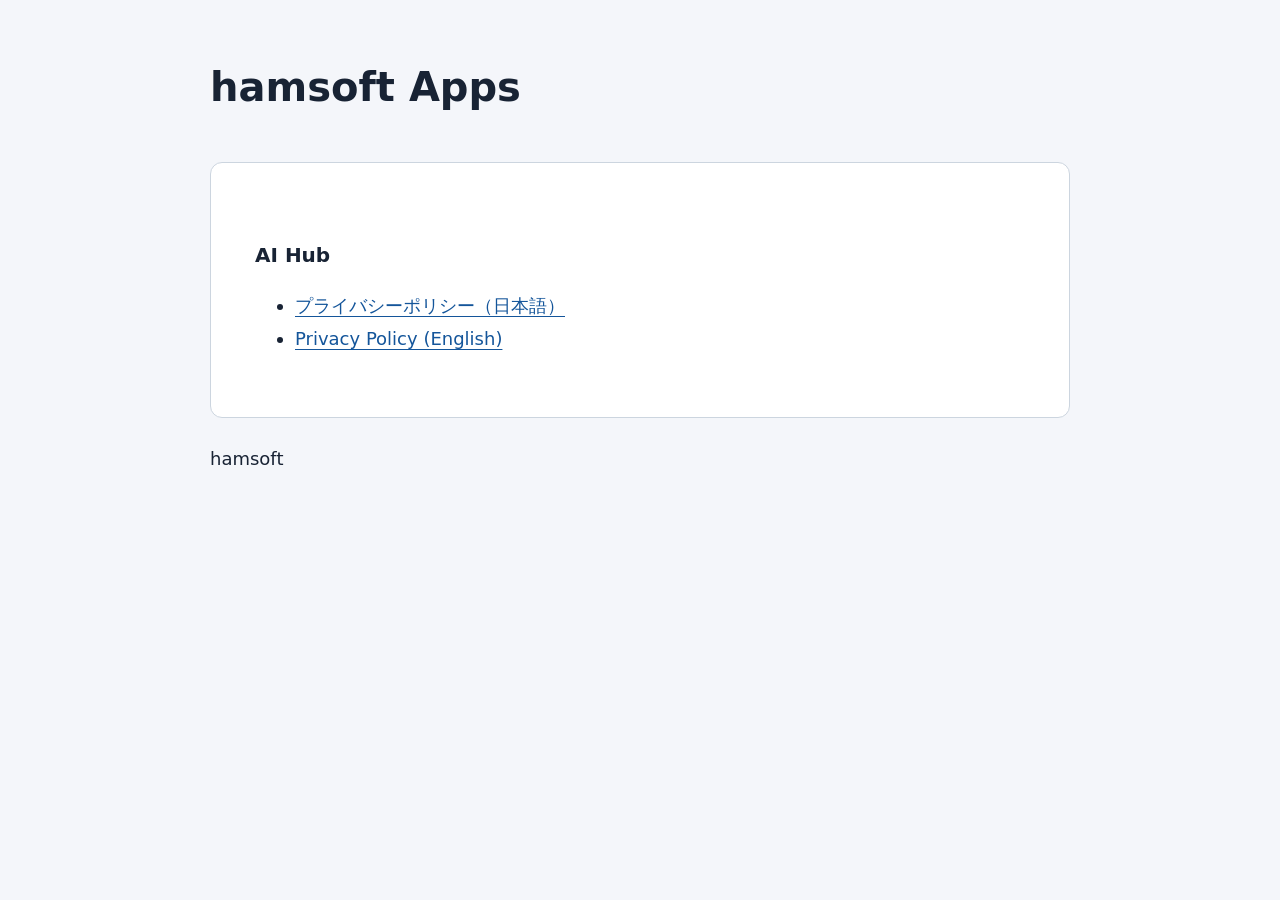
<file: index.html>
<!doctype html>
<html lang="ja"><head><meta charset="utf-8"><meta name="viewport" content="width=device-width, initial-scale=1"><title>hamsoft Apps</title><link rel="stylesheet" href="style.css"></head><body><header><h1>hamsoft Apps</h1></header><main><h2>AI Hub</h2><ul><li><a href="apps/aihub/privacy/" lang="ja">プライバシーポリシー（日本語）</a></li><li><a href="apps/aihub/privacy-en/" lang="en">Privacy Policy (English)</a></li></ul></main><footer>hamsoft</footer></body></html>
</file>
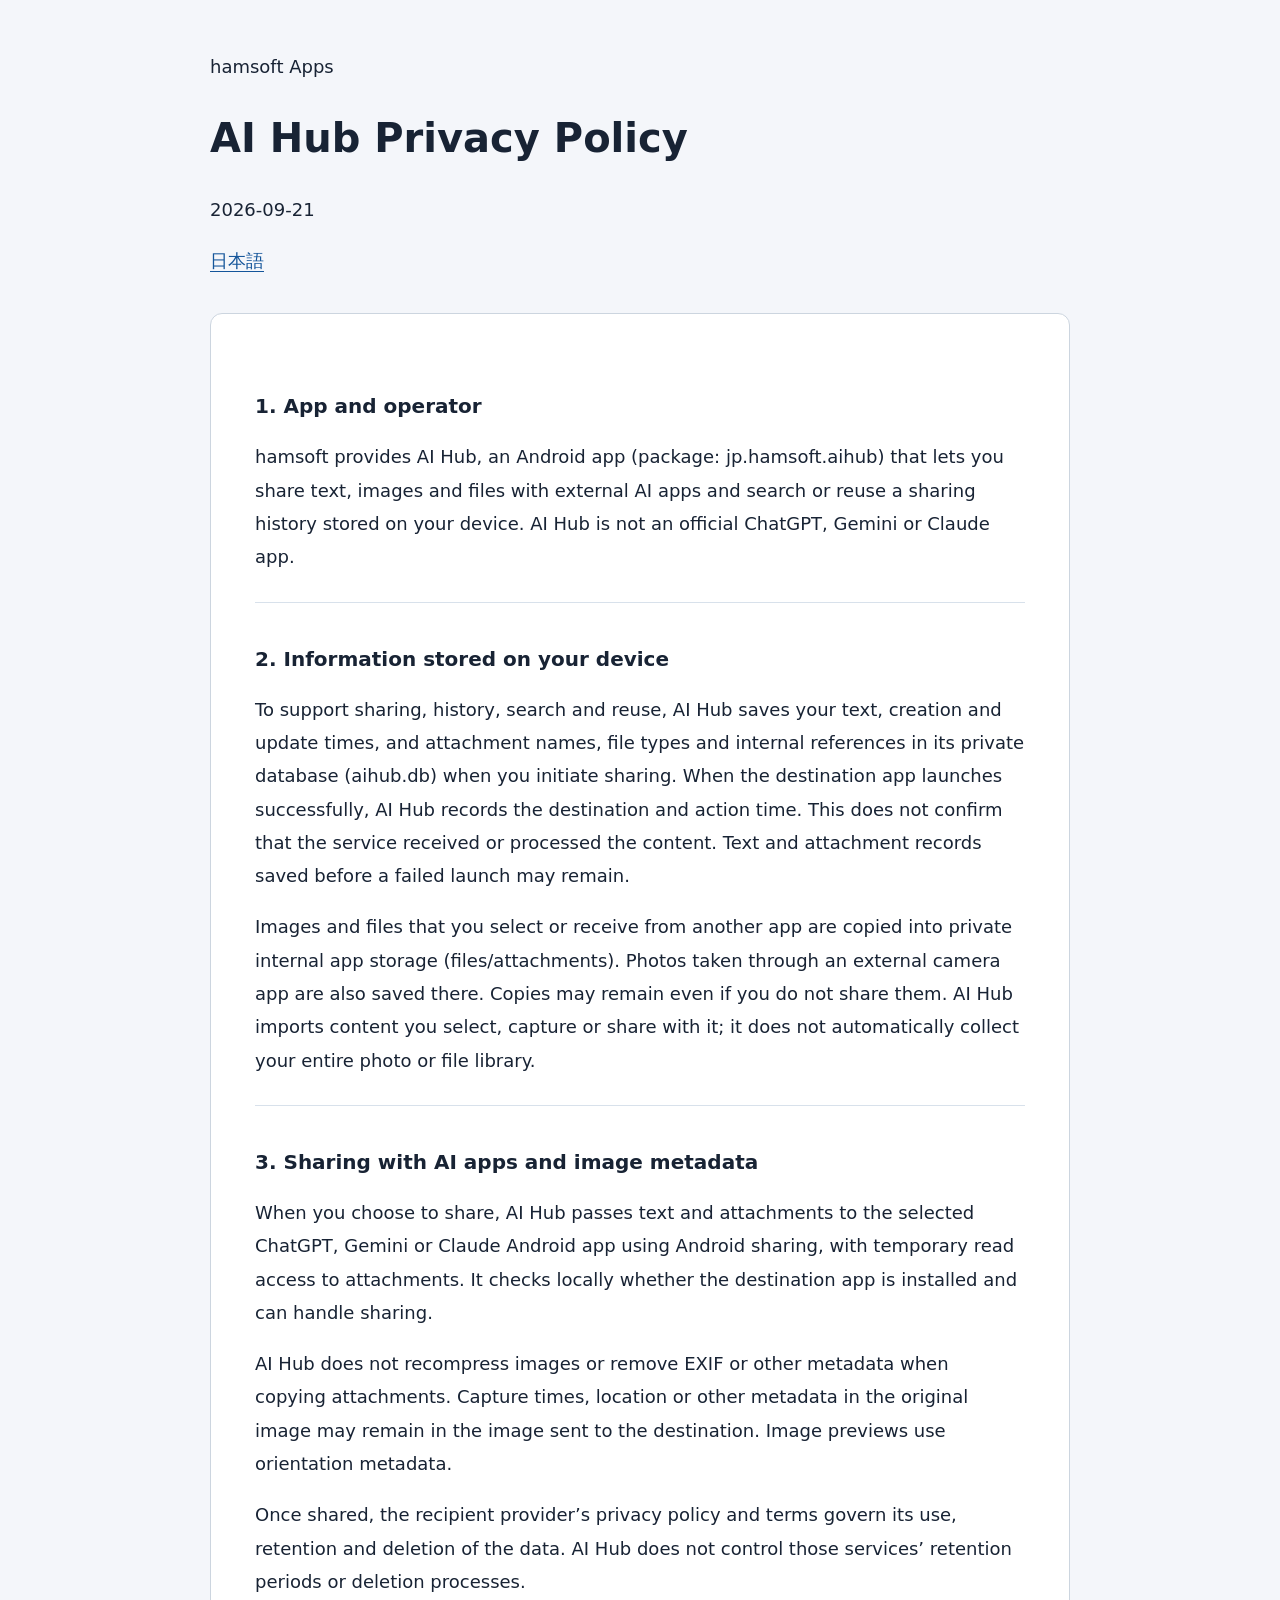
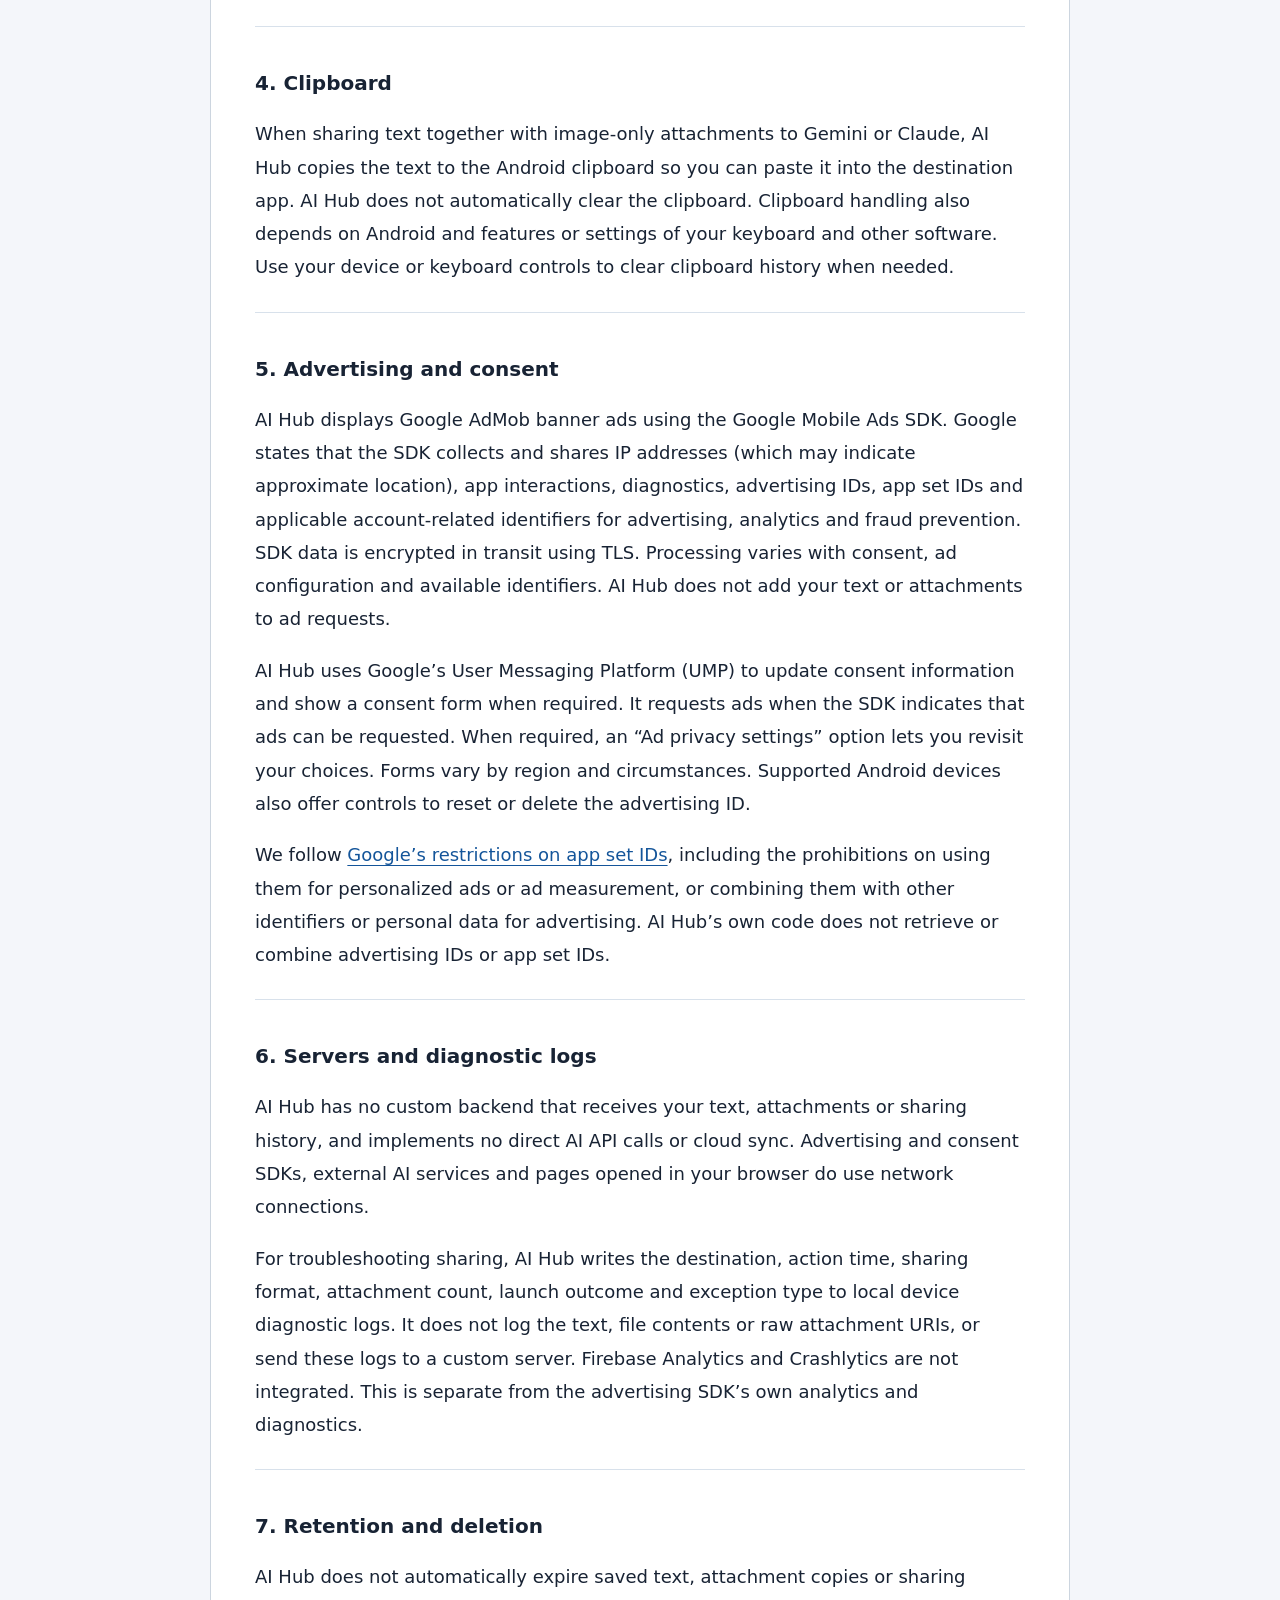
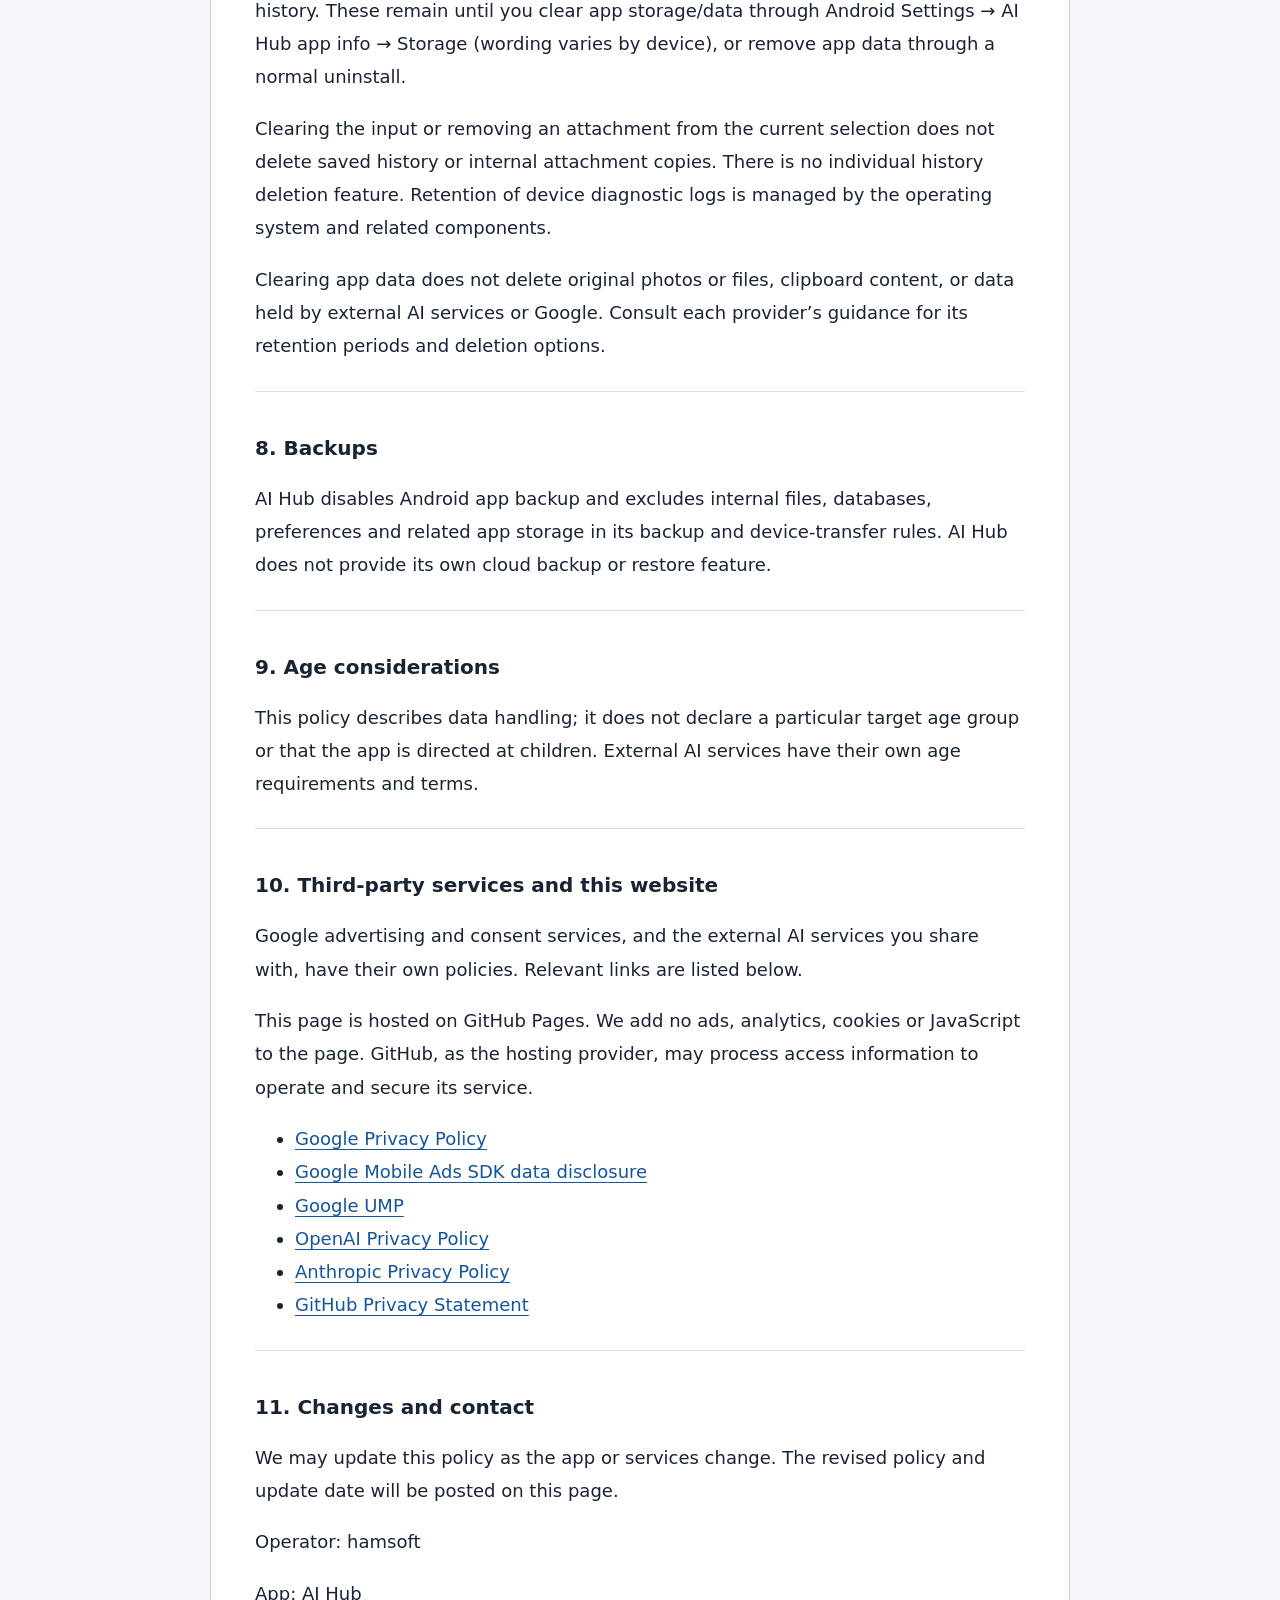
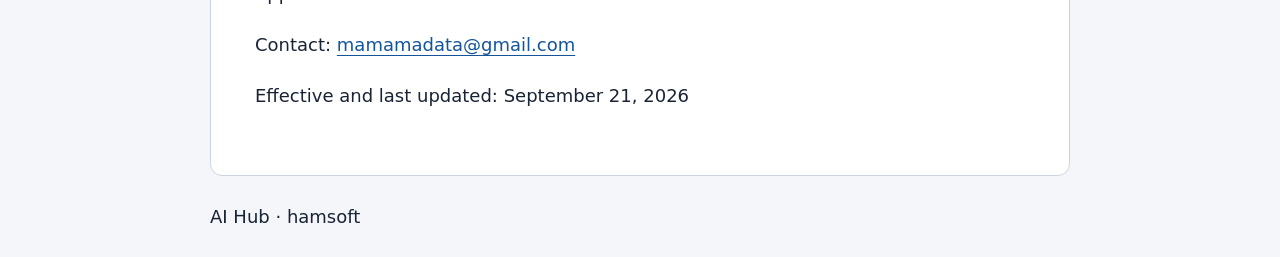
<file: apps/aihub/privacy-en/index.html>
<!doctype html>
<html lang="en"><head><meta charset="utf-8"><meta name="viewport" content="width=device-width, initial-scale=1"><meta name="description" content="AI Hub Privacy Policy — hamsoft"><title>AI Hub Privacy Policy | hamsoft</title><link rel="stylesheet" href="../../../style.css"></head>
<body><a class="skip" href="#main">Skip to content</a><header><p>hamsoft Apps</p><h1>AI Hub Privacy Policy</h1><p><time datetime="2026-09-21">2026-09-21</time></p><nav aria-label="Language"><a href="../privacy/" lang="ja" hreflang="ja">日本語</a></nav></header>
<main id="main"><section><h2>1. App and operator</h2>
<p>hamsoft provides AI Hub, an Android app (package: jp.hamsoft.aihub) that lets you share text, images and files with external AI apps and search or reuse a sharing history stored on your device. AI Hub is not an official ChatGPT, Gemini or Claude app.</p>
</section>
<section><h2>2. Information stored on your device</h2>
<p>To support sharing, history, search and reuse, AI Hub saves your text, creation and update times, and attachment names, file types and internal references in its private database (aihub.db) when you initiate sharing. When the destination app launches successfully, AI Hub records the destination and action time. This does not confirm that the service received or processed the content. Text and attachment records saved before a failed launch may remain.</p>
<p>Images and files that you select or receive from another app are copied into private internal app storage (files/attachments). Photos taken through an external camera app are also saved there. Copies may remain even if you do not share them. AI Hub imports content you select, capture or share with it; it does not automatically collect your entire photo or file library.</p>
</section>
<section><h2>3. Sharing with AI apps and image metadata</h2>
<p>When you choose to share, AI Hub passes text and attachments to the selected ChatGPT, Gemini or Claude Android app using Android sharing, with temporary read access to attachments. It checks locally whether the destination app is installed and can handle sharing.</p>
<p>AI Hub does not recompress images or remove EXIF or other metadata when copying attachments. Capture times, location or other metadata in the original image may remain in the image sent to the destination. Image previews use orientation metadata.</p>
<p>Once shared, the recipient provider’s privacy policy and terms govern its use, retention and deletion of the data. AI Hub does not control those services’ retention periods or deletion processes.</p>
</section>
<section><h2>4. Clipboard</h2>
<p>When sharing text together with image-only attachments to Gemini or Claude, AI Hub copies the text to the Android clipboard so you can paste it into the destination app. AI Hub does not automatically clear the clipboard. Clipboard handling also depends on Android and features or settings of your keyboard and other software. Use your device or keyboard controls to clear clipboard history when needed.</p>
</section>
<section><h2>5. Advertising and consent</h2>
<p>AI Hub displays Google AdMob banner ads using the Google Mobile Ads SDK. Google states that the SDK collects and shares IP addresses (which may indicate approximate location), app interactions, diagnostics, advertising IDs, app set IDs and applicable account-related identifiers for advertising, analytics and fraud prevention. SDK data is encrypted in transit using TLS. Processing varies with consent, ad configuration and available identifiers. AI Hub does not add your text or attachments to ad requests.</p>
<p>AI Hub uses Google’s User Messaging Platform (UMP) to update consent information and show a consent form when required. It requests ads when the SDK indicates that ads can be requested. When required, an “Ad privacy settings” option lets you revisit your choices. Forms vary by region and circumstances. Supported Android devices also offer controls to reset or delete the advertising ID.</p>
<p>We follow <a href="https://support.google.com/googleplay/android-developer/answer/10144311?hl=en">Google’s restrictions on app set IDs</a>, including the prohibitions on using them for personalized ads or ad measurement, or combining them with other identifiers or personal data for advertising. AI Hub’s own code does not retrieve or combine advertising IDs or app set IDs.</p>
</section>
<section><h2>6. Servers and diagnostic logs</h2>
<p>AI Hub has no custom backend that receives your text, attachments or sharing history, and implements no direct AI API calls or cloud sync. Advertising and consent SDKs, external AI services and pages opened in your browser do use network connections.</p>
<p>For troubleshooting sharing, AI Hub writes the destination, action time, sharing format, attachment count, launch outcome and exception type to local device diagnostic logs. It does not log the text, file contents or raw attachment URIs, or send these logs to a custom server. Firebase Analytics and Crashlytics are not integrated. This is separate from the advertising SDK’s own analytics and diagnostics.</p>
</section>
<section><h2>7. Retention and deletion</h2>
<p>AI Hub does not automatically expire saved text, attachment copies or sharing history. These remain until you clear app storage/data through Android Settings → AI Hub app info → Storage (wording varies by device), or remove app data through a normal uninstall.</p>
<p>Clearing the input or removing an attachment from the current selection does not delete saved history or internal attachment copies. There is no individual history deletion feature. Retention of device diagnostic logs is managed by the operating system and related components.</p>
<p>Clearing app data does not delete original photos or files, clipboard content, or data held by external AI services or Google. Consult each provider’s guidance for its retention periods and deletion options.</p>
</section>
<section><h2>8. Backups</h2>
<p>AI Hub disables Android app backup and excludes internal files, databases, preferences and related app storage in its backup and device-transfer rules. AI Hub does not provide its own cloud backup or restore feature.</p>
</section>
<section><h2>9. Age considerations</h2>
<p>This policy describes data handling; it does not declare a particular target age group or that the app is directed at children. External AI services have their own age requirements and terms.</p>
</section>
<section><h2>10. Third-party services and this website</h2>
<p>Google advertising and consent services, and the external AI services you share with, have their own policies. Relevant links are listed below.</p>
<p>This page is hosted on GitHub Pages. We add no ads, analytics, cookies or JavaScript to the page. GitHub, as the hosting provider, may process access information to operate and secure its service.</p>
<ul><li><a href="https://policies.google.com/privacy">Google Privacy Policy</a></li><li><a href="https://developers.google.com/admob/android/privacy/play-data-disclosure">Google Mobile Ads SDK data disclosure</a></li><li><a href="https://developers.google.com/admob/android/privacy">Google UMP</a></li><li><a href="https://openai.com/policies/privacy-policy/">OpenAI Privacy Policy</a></li><li><a href="https://privacy.claude.com/en/articles/10023548-privacy-policy">Anthropic Privacy Policy</a></li><li><a href="https://docs.github.com/en/site-policy/privacy-policies/github-general-privacy-statement">GitHub Privacy Statement</a></li></ul>
</section>
<section><h2>11. Changes and contact</h2>
<p>We may update this policy as the app or services change. The revised policy and update date will be posted on this page.</p>
<p>Operator: hamsoft</p>
<p>App: AI Hub</p>
<p>Contact: <a href="mailto:mamamadata@gmail.com">mamamadata@gmail.com</a></p>
<p>Effective and last updated: September 21, 2026</p>
</section>
</main><footer>AI Hub · hamsoft</footer></body></html>
</file>
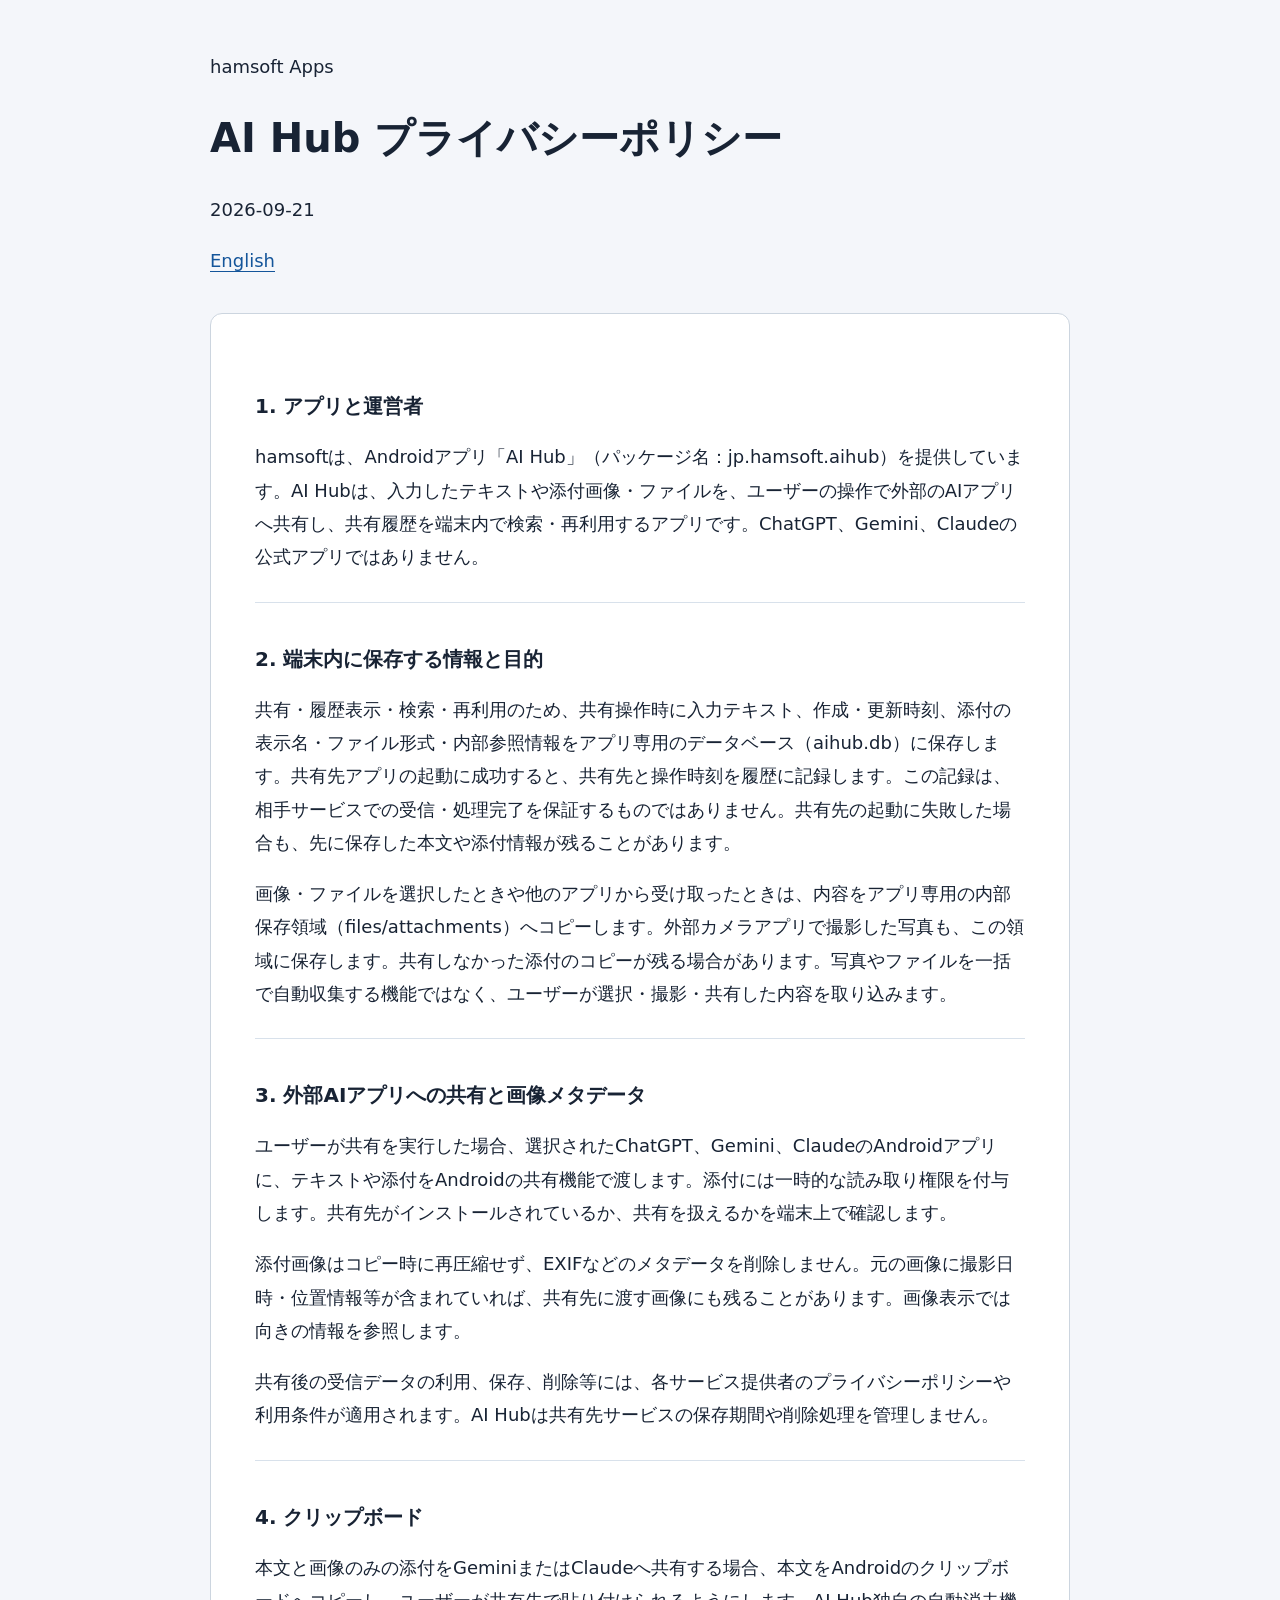
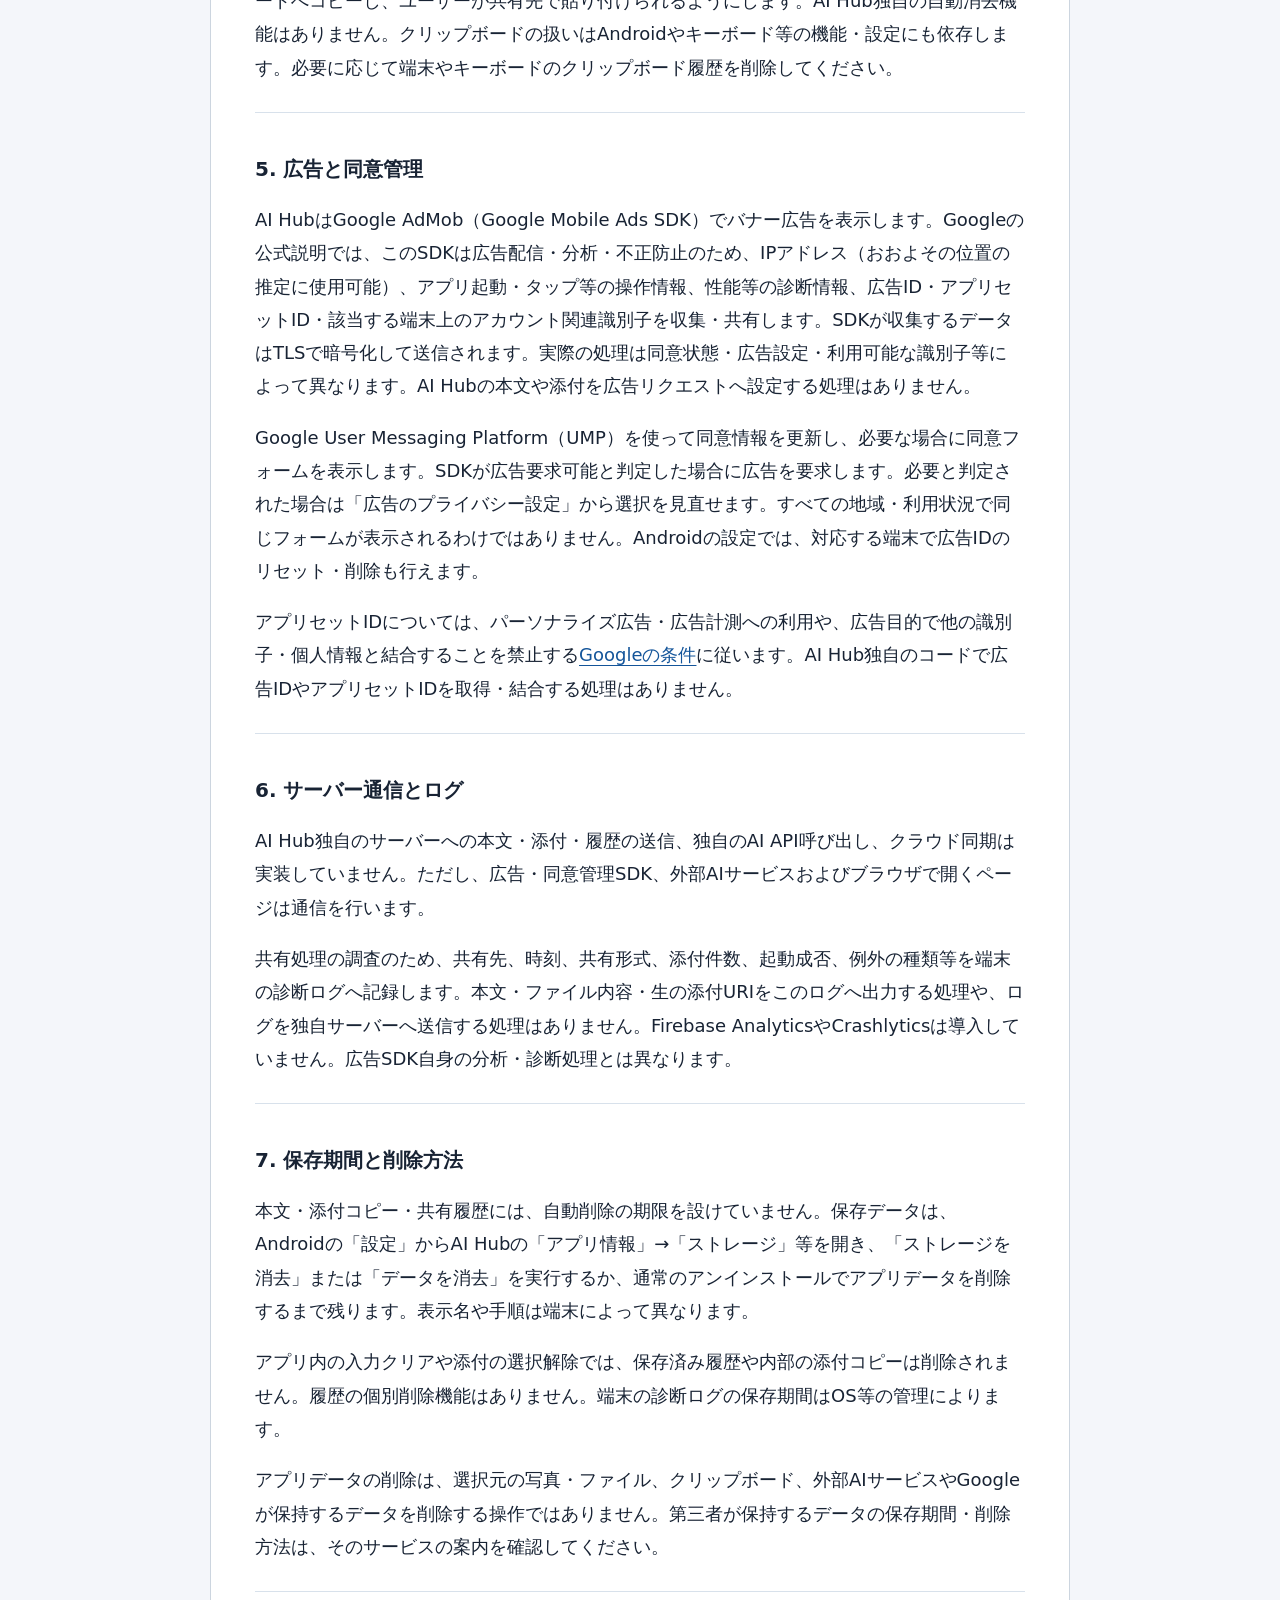
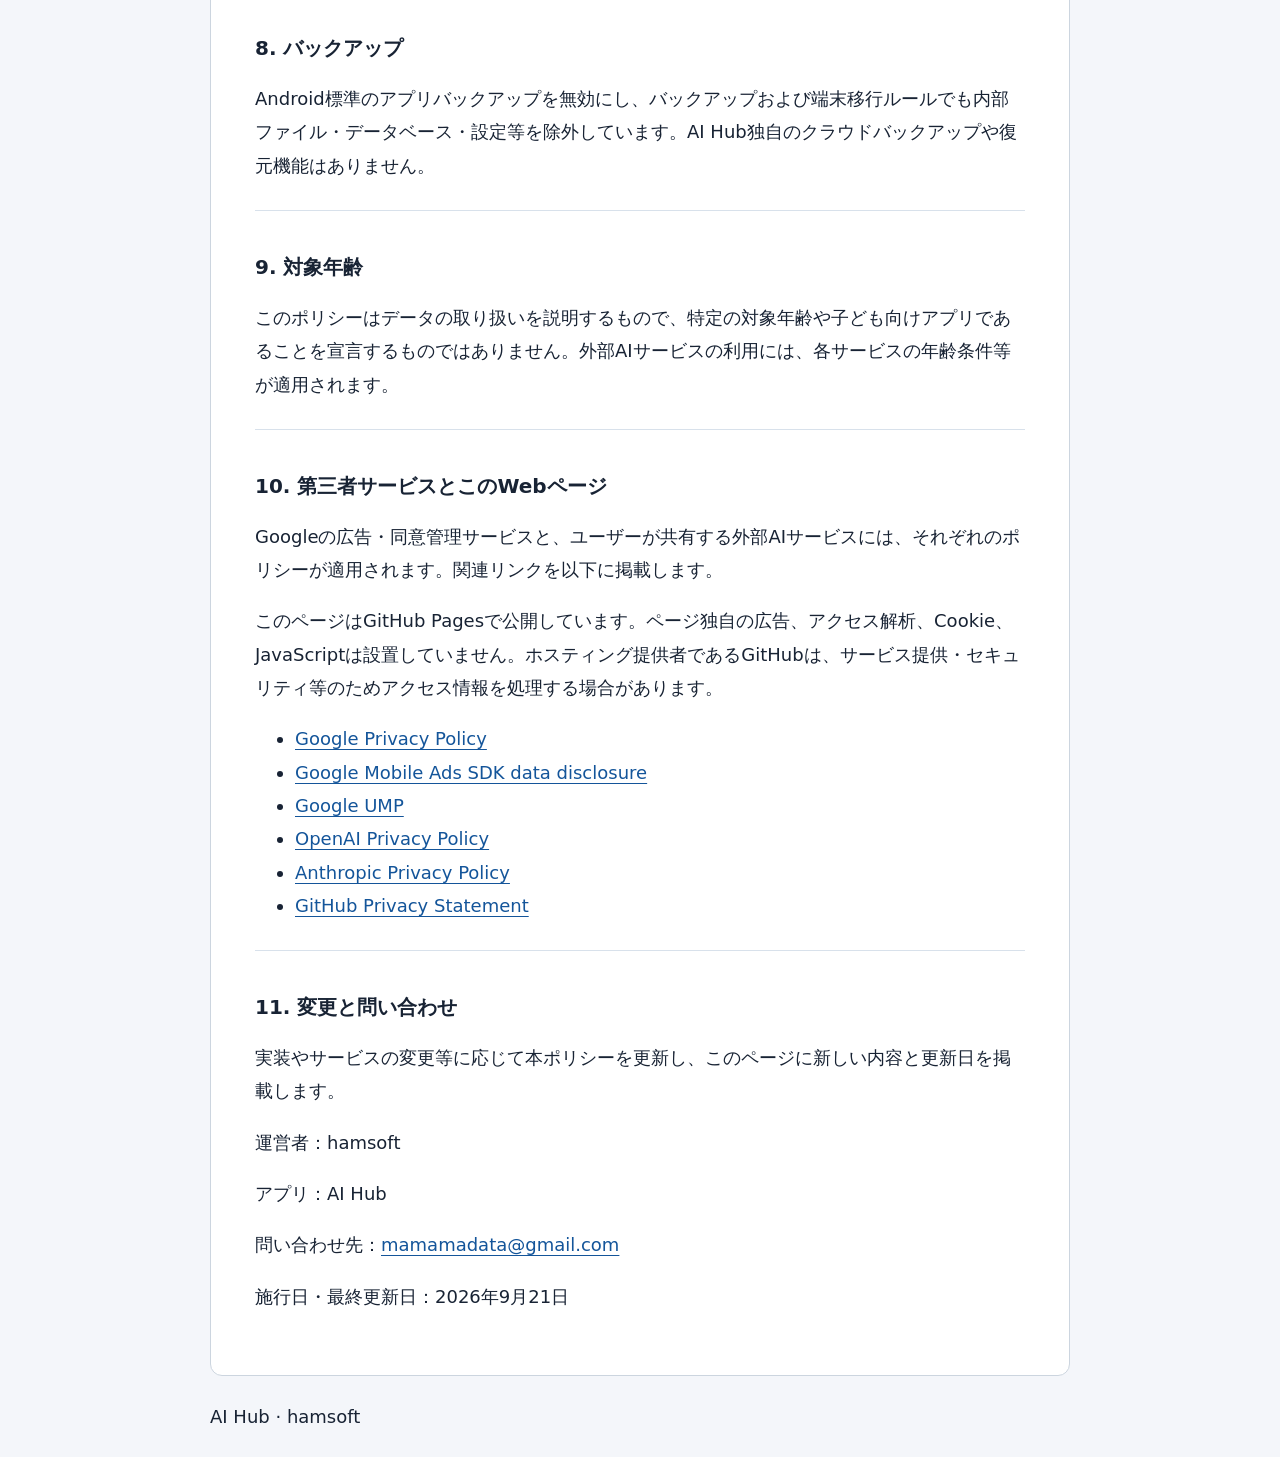
<file: apps/aihub/privacy/index.html>
<!doctype html>
<html lang="ja"><head><meta charset="utf-8"><meta name="viewport" content="width=device-width, initial-scale=1"><meta name="description" content="AI Hub プライバシーポリシー — hamsoft"><title>AI Hub プライバシーポリシー | hamsoft</title><link rel="stylesheet" href="../../../style.css"></head>
<body><a class="skip" href="#main">本文へ</a><header><p>hamsoft Apps</p><h1>AI Hub プライバシーポリシー</h1><p><time datetime="2026-09-21">2026-09-21</time></p><nav aria-label="言語"><a href="../privacy-en/" lang="en" hreflang="en">English</a></nav></header>
<main id="main"><section><h2>1. アプリと運営者</h2>
<p>hamsoftは、Androidアプリ「AI Hub」（パッケージ名：jp.hamsoft.aihub）を提供しています。AI Hubは、入力したテキストや添付画像・ファイルを、ユーザーの操作で外部のAIアプリへ共有し、共有履歴を端末内で検索・再利用するアプリです。ChatGPT、Gemini、Claudeの公式アプリではありません。</p>
</section>
<section><h2>2. 端末内に保存する情報と目的</h2>
<p>共有・履歴表示・検索・再利用のため、共有操作時に入力テキスト、作成・更新時刻、添付の表示名・ファイル形式・内部参照情報をアプリ専用のデータベース（aihub.db）に保存します。共有先アプリの起動に成功すると、共有先と操作時刻を履歴に記録します。この記録は、相手サービスでの受信・処理完了を保証するものではありません。共有先の起動に失敗した場合も、先に保存した本文や添付情報が残ることがあります。</p>
<p>画像・ファイルを選択したときや他のアプリから受け取ったときは、内容をアプリ専用の内部保存領域（files/attachments）へコピーします。外部カメラアプリで撮影した写真も、この領域に保存します。共有しなかった添付のコピーが残る場合があります。写真やファイルを一括で自動収集する機能ではなく、ユーザーが選択・撮影・共有した内容を取り込みます。</p>
</section>
<section><h2>3. 外部AIアプリへの共有と画像メタデータ</h2>
<p>ユーザーが共有を実行した場合、選択されたChatGPT、Gemini、ClaudeのAndroidアプリに、テキストや添付をAndroidの共有機能で渡します。添付には一時的な読み取り権限を付与します。共有先がインストールされているか、共有を扱えるかを端末上で確認します。</p>
<p>添付画像はコピー時に再圧縮せず、EXIFなどのメタデータを削除しません。元の画像に撮影日時・位置情報等が含まれていれば、共有先に渡す画像にも残ることがあります。画像表示では向きの情報を参照します。</p>
<p>共有後の受信データの利用、保存、削除等には、各サービス提供者のプライバシーポリシーや利用条件が適用されます。AI Hubは共有先サービスの保存期間や削除処理を管理しません。</p>
</section>
<section><h2>4. クリップボード</h2>
<p>本文と画像のみの添付をGeminiまたはClaudeへ共有する場合、本文をAndroidのクリップボードへコピーし、ユーザーが共有先で貼り付けられるようにします。AI Hub独自の自動消去機能はありません。クリップボードの扱いはAndroidやキーボード等の機能・設定にも依存します。必要に応じて端末やキーボードのクリップボード履歴を削除してください。</p>
</section>
<section><h2>5. 広告と同意管理</h2>
<p>AI HubはGoogle AdMob（Google Mobile Ads SDK）でバナー広告を表示します。Googleの公式説明では、このSDKは広告配信・分析・不正防止のため、IPアドレス（おおよその位置の推定に使用可能）、アプリ起動・タップ等の操作情報、性能等の診断情報、広告ID・アプリセットID・該当する端末上のアカウント関連識別子を収集・共有します。SDKが収集するデータはTLSで暗号化して送信されます。実際の処理は同意状態・広告設定・利用可能な識別子等によって異なります。AI Hubの本文や添付を広告リクエストへ設定する処理はありません。</p>
<p>Google User Messaging Platform（UMP）を使って同意情報を更新し、必要な場合に同意フォームを表示します。SDKが広告要求可能と判定した場合に広告を要求します。必要と判定された場合は「広告のプライバシー設定」から選択を見直せます。すべての地域・利用状況で同じフォームが表示されるわけではありません。Androidの設定では、対応する端末で広告IDのリセット・削除も行えます。</p>
<p>アプリセットIDについては、パーソナライズ広告・広告計測への利用や、広告目的で他の識別子・個人情報と結合することを禁止する<a href="https://support.google.com/googleplay/android-developer/answer/10144311?hl=ja">Googleの条件</a>に従います。AI Hub独自のコードで広告IDやアプリセットIDを取得・結合する処理はありません。</p>
</section>
<section><h2>6. サーバー通信とログ</h2>
<p>AI Hub独自のサーバーへの本文・添付・履歴の送信、独自のAI API呼び出し、クラウド同期は実装していません。ただし、広告・同意管理SDK、外部AIサービスおよびブラウザで開くページは通信を行います。</p>
<p>共有処理の調査のため、共有先、時刻、共有形式、添付件数、起動成否、例外の種類等を端末の診断ログへ記録します。本文・ファイル内容・生の添付URIをこのログへ出力する処理や、ログを独自サーバーへ送信する処理はありません。Firebase AnalyticsやCrashlyticsは導入していません。広告SDK自身の分析・診断処理とは異なります。</p>
</section>
<section><h2>7. 保存期間と削除方法</h2>
<p>本文・添付コピー・共有履歴には、自動削除の期限を設けていません。保存データは、Androidの「設定」からAI Hubの「アプリ情報」→「ストレージ」等を開き、「ストレージを消去」または「データを消去」を実行するか、通常のアンインストールでアプリデータを削除するまで残ります。表示名や手順は端末によって異なります。</p>
<p>アプリ内の入力クリアや添付の選択解除では、保存済み履歴や内部の添付コピーは削除されません。履歴の個別削除機能はありません。端末の診断ログの保存期間はOS等の管理によります。</p>
<p>アプリデータの削除は、選択元の写真・ファイル、クリップボード、外部AIサービスやGoogleが保持するデータを削除する操作ではありません。第三者が保持するデータの保存期間・削除方法は、そのサービスの案内を確認してください。</p>
</section>
<section><h2>8. バックアップ</h2>
<p>Android標準のアプリバックアップを無効にし、バックアップおよび端末移行ルールでも内部ファイル・データベース・設定等を除外しています。AI Hub独自のクラウドバックアップや復元機能はありません。</p>
</section>
<section><h2>9. 対象年齢</h2>
<p>このポリシーはデータの取り扱いを説明するもので、特定の対象年齢や子ども向けアプリであることを宣言するものではありません。外部AIサービスの利用には、各サービスの年齢条件等が適用されます。</p>
</section>
<section><h2>10. 第三者サービスとこのWebページ</h2>
<p>Googleの広告・同意管理サービスと、ユーザーが共有する外部AIサービスには、それぞれのポリシーが適用されます。関連リンクを以下に掲載します。</p>
<p>このページはGitHub Pagesで公開しています。ページ独自の広告、アクセス解析、Cookie、JavaScriptは設置していません。ホスティング提供者であるGitHubは、サービス提供・セキュリティ等のためアクセス情報を処理する場合があります。</p>
<ul><li><a href="https://policies.google.com/privacy">Google Privacy Policy</a></li><li><a href="https://developers.google.com/admob/android/privacy/play-data-disclosure">Google Mobile Ads SDK data disclosure</a></li><li><a href="https://developers.google.com/admob/android/privacy">Google UMP</a></li><li><a href="https://openai.com/policies/privacy-policy/">OpenAI Privacy Policy</a></li><li><a href="https://privacy.claude.com/en/articles/10023548-privacy-policy">Anthropic Privacy Policy</a></li><li><a href="https://docs.github.com/en/site-policy/privacy-policies/github-general-privacy-statement">GitHub Privacy Statement</a></li></ul>
</section>
<section><h2>11. 変更と問い合わせ</h2>
<p>実装やサービスの変更等に応じて本ポリシーを更新し、このページに新しい内容と更新日を掲載します。</p>
<p>運営者：hamsoft</p>
<p>アプリ：AI Hub</p>
<p>問い合わせ先：<a href="mailto:mamamadata@gmail.com">mamamadata@gmail.com</a></p>
<p>施行日・最終更新日：2026年9月21日</p>
</section>
</main><footer>AI Hub · hamsoft</footer></body></html>
</file>
<file: style.css>
*{box-sizing:border-box}html{color-scheme:light}body{margin:0;background:#f4f6fa;color:#182334;font:18px/1.85 system-ui,-apple-system,sans-serif;overflow-wrap:anywhere}main,header,footer{width:min(100% - 32px,860px);margin:auto}header{padding:32px 0 20px}main{background:white;padding:clamp(20px,5vw,44px);border:1px solid #ccd5df;border-radius:12px}h1{font-size:clamp(1.8rem,6vw,2.5rem);line-height:1.4}h2{font-size:1.25rem;line-height:1.6;margin-top:2rem}a{color:#14559a;text-underline-offset:.2em}a:focus-visible{outline:3px solid #14559a;outline-offset:4px}footer{padding:24px 0}nav{margin:16px 0}code{font-size:.9em}section+section{border-top:1px solid #d8e1eb;margin-top:28px;padding-top:8px}.skip{position:absolute;left:-10000px}.skip:focus{position:static}
</file>
